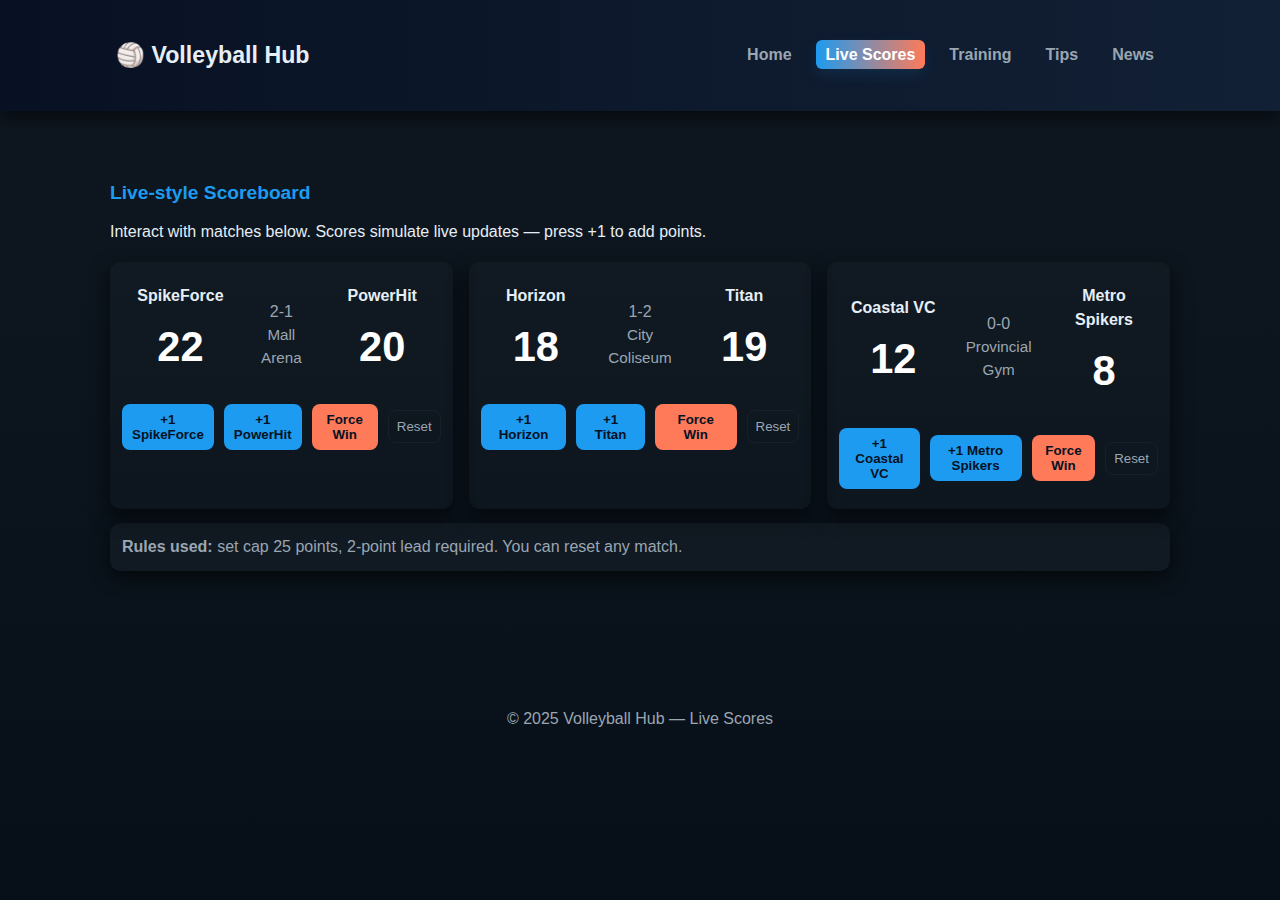
<file: scoring.html>
<!DOCTYPE html>
<html lang="en">
<head>
<meta charset="utf-8" />
<meta name="viewport" content="width=device-width,initial-scale=1" />
<title>Live Scores — Volleyball Hub</title>
<link rel="stylesheet" href="styles.css" />
</head>
<body>
<header>
<div class="container header-inner">
<h1>🏐 Volleyball Hub</h1>
<nav>
<ul>
<li><a href="index.html">Home</a></li>
<li><a href="scoring.html" class="active">Live Scores</a></li>
<li><a href="index.html#training">Training</a></li>
<li><a href="index.html#tips">Tips</a></li>
<li><a href="index.html#news">News</a></li>
</ul>
</nav>
</div>
</header>

<main>
<section class="section">
<div class="container">
<h2 class="section-title">Live-style Scoreboard</h2>
<p>Interact with matches below. Scores simulate live updates — press +1 to add points.</p>

<div id="matches-container" class="matches-grid">
<!-- Populated by script.js with realistic matches -->
</div>

<div class="note card">
<strong>Rules used:</strong> set cap 25 points, 2-point lead required. You can reset any match.
</div>

</div>
</section>
</main>

<footer>
<div class="container">
<p>© 2025 Volleyball Hub — Live Scores</p>
</div>
</footer>

<script src="script.js"></script>
</body>
</html>
</file>
<file: styles.css>
/* ====== DARK SPORTY THEME ====== */
:root{
--bg:#0f1720;
--card:#0f1620;
--muted:#9aa6b2;
--accent:#1d9bf0;
--accent-2:#ff7a59;
--panel:#0b1220;
}

/* Reset */
*{box-sizing:border-box;margin:0;padding:0}
html,body{height:100%}
body{
font-family: 'Poppins', Arial, sans-serif;
background: linear-gradient(180deg,var(--bg) 0%, #071018 100%);
color:#e6eef6;
-webkit-font-smoothing:antialiased;
-moz-osx-font-smoothing:grayscale;
line-height:1.5;
}
.container{width:92%;max-width:1100px;margin:0 auto;padding:20px}

/* Header */
header{background:linear-gradient(90deg,#081123 0%, #122035 100%);padding:18px 0;box-shadow:0 6px 18px rgba(0,0,0,0.6)}
.header-inner{display:flex;flex-wrap:wrap;align-items:center;justify-content:space-between;gap:10px}
header h1{font-size:1.45rem;margin-left:6px}
nav ul{list-style:none;display:flex;gap:14px;align-items:center;margin-right:6px}
nav a{color:var(--muted);text-decoration:none;padding:6px 10px;border-radius:6px;font-weight:600}
nav a:hover{color:#fff;background:rgba(255,255,255,0.03)}
nav a.active{color:#fff;background:linear-gradient(90deg,var(--accent),var(--accent-2));box-shadow:0 6px 14px rgba(29,155,240,0.12)}

/* Hamburger icon: three lines */
.hamburger {
display: none;
flex-direction: column;
gap: 4px;
cursor: pointer;
}

.hamburger span {
display: block;
width: 25px;
height: 3px;
background: var(--muted); /* color of the lines */
border-radius: 3px;
}

/* Show hamburger on smaller screens */
@media(max-width: 900px){
.hamburger {
display: flex;
}

nav {
position: absolute;
top: 60px;
right: 0;
width: 200px;
background: var(--bg);
transform: translateX(100%);
transition: transform 0.3s ease;
border-radius: 0 0 10px 10px;
}

nav.open {
transform: translateX(0);
}

nav ul {
flex-direction: column;
padding: 0;
}

nav li a {
padding: 12px 16px;
display: block;
}
}



/* HERO */
.hero{padding:80px 0 60px;text-align:center;background:linear-gradient(0deg, rgba(12,22,36,0.7), rgba(12,22,36,0.7)), url('images/volleyball-bg-dark.jpg') center/cover no-repeat}
.hero-inner h2{font-size:2.2rem;margin-bottom:10px;color:#fff}
.hero-inner p{color:var(--muted);margin-bottom:18px}
.btn{display:inline-block;padding:10px 16px;border-radius:8px;text-decoration:none;font-weight:700}
.btn.primary{background:linear-gradient(90deg,var(--accent),#2aa9ff);color:#051223}
.btn.outline{border:2px solid rgba(255,255,255,0.06);color:var(--muted);background:transparent}
.btn.small{padding:8px 12px;font-size:0.9rem}

/* Sections */
.section{padding:48px 0}
.section.dark{background:linear-gradient(180deg, rgba(255,255,255,0.02), transparent)}
.section-title{color:var(--accent);font-size:1.2rem;margin-bottom:12px}

/* News */
.news-grid{display:grid;grid-template-columns:repeat(auto-fit,minmax(240px,1fr));gap:18px}
.news-card{background:rgba(255,255,255,0.03);border-radius:10px;overflow:hidden;padding-bottom:12px;box-shadow:0 6px 18px rgba(0,0,0,0.6)}
.news-card img{width:100%;height:140px;object-fit:cover;display:block}
.news-card h4{color:#fff;padding:12px 14px 6px}
.news-card p{color:var(--muted);padding:0 14px 12px}

/* Live row */
.live-row{display:flex;gap:18px;align-items:flex-start}
.embed{flex:1;background:#000;border-radius:8px;padding:6px;box-shadow:0 6px 18px rgba(0,0,0,0.6)}
.embed iframe{width:100%;height:300px;border-radius:6px;border:0}
.live-preview{width:320px;background:linear-gradient(180deg, rgba(255,255,255,0.02), transparent);padding:14px;border-radius:10px}

/* Training & tips */
.card{background:rgba(255,255,255,0.03);padding:14px;border-radius:10px;box-shadow:0 6px 18px rgba(0,0,0,0.6);}
.result{margin-top:12px;color:var(--muted)}
.tips-grid{display:grid;grid-template-columns:repeat(auto-fit,minmax(220px,1fr));gap:14px;margin-top:12px}
.tip{background:rgba(255,255,255,0.02);padding:14px;border-radius:10px;color:var(--muted)}
.training-grid {
margin-top: 20px;
display: grid;
grid-template-columns: repeat(auto-fit, minmax(240px, 1fr));
gap: 16px;
}

.train-card {
background: rgba(255, 255, 255, 0.04);
border-radius: 10px;
overflow: hidden;
box-shadow: 0 6px 18px rgba(0,0,0,0.6);
transition: transform 0.2s, box-shadow 0.2s;
}

.train-card:hover {
transform: translateY(-5px);
box-shadow: 0 10px 25px rgba(0,0,0,0.7);
}

.train-card img {
width: 100%;
height: 140px;
object-fit: cover;
display: block;
}

.train-card h4 {
color: #fff;
margin: 10px 12px 4px;
}

.train-card p {
color: var(--muted);
margin: 0 12px 12px;
font-size: 0.9rem;
}


/* Matches / scoreboard */
.matches-grid{display:grid;grid-template-columns:repeat(auto-fit,minmax(300px,1fr));gap:16px;margin-top:18px}
.match{background:linear-gradient(180deg, rgba(255,255,255,0.02), rgba(255,255,255,0.01));padding:12px;border-radius:10px;box-shadow:0 8px 20px rgba(0,0,0,0.6)}
.match .teams{display:flex;align-items:center;justify-content:space-between;gap:12px}
.team-card{flex-basis:42%;padding:10px;border-radius:8px;text-align:center}
.team-card h4{margin-bottom:6px}
.score-display{font-size:2.6rem;font-weight:800;color:#fff;margin:8px 0}
.match-controls{display:flex;gap:10px;justify-content:center;align-items:center;margin-top:8px}
.small-btn{padding:8px 10px;border-radius:8px;background:var(--accent);color:#051223;border:none;font-weight:700;cursor:pointer}
.small-btn.red{background:var(--accent-2)}
.reset-btn{background:transparent;color:var(--muted);border:1px solid rgba(255,255,255,0.04);padding:8px;border-radius:8px}

/* utilities */
.features{list-style:none;color:var(--muted);margin-top:10px}
.note{margin-top:14px;padding:12px;border-radius:10px;color:var(--muted)}

/* Footer */
footer{padding:18px 0;text-align:center;color:var(--muted);margin-top:30px}

/* Responsive */
@media(max-width:900px){
.live-row{flex-direction:column}
.live-preview{width:100%}
.embed iframe{height:220px}
}
@media(max-width:480px){
nav ul{flex-wrap:wrap;justify-content:center}
header h1{font-size:1.1rem}
}
</file>
